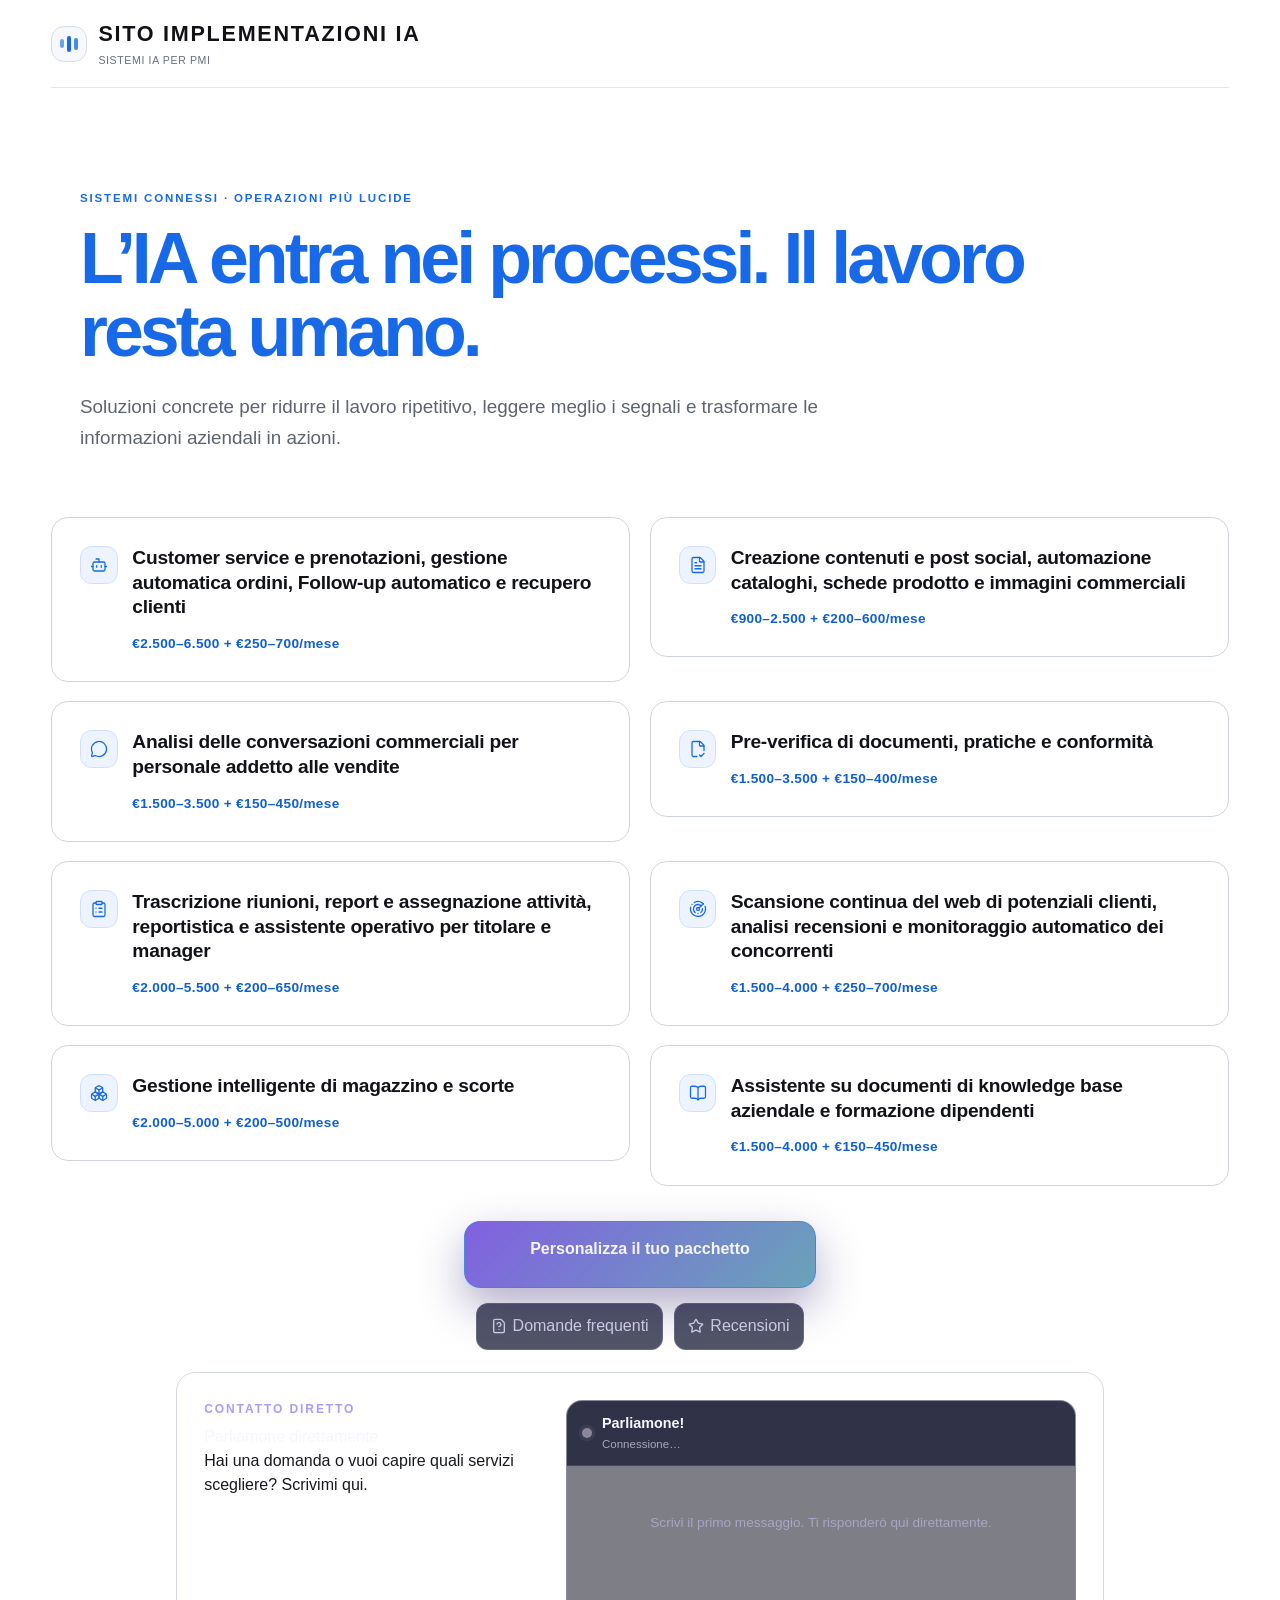
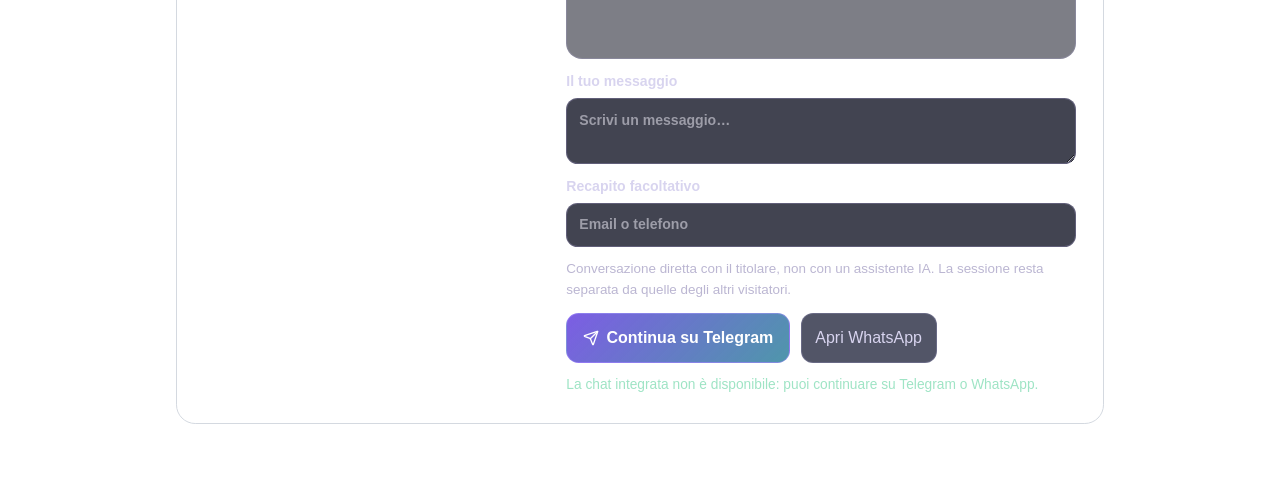
<file: index.html>
<!doctype html>
<html lang="it" data-theme="dark"><head><meta charset="UTF-8"/><meta name="viewport" content="width=device-width, initial-scale=1.0"/><title>Sito implementazioni IA</title><meta name="description" content="Sistemi di intelligenza artificiale concreti per processi, vendite e operazioni aziendali."/><link rel="canonical" href="https://sitesitissime.github.io/sito-implementazioni-ia-pages/"/><meta property="og:type" content="website"/><meta property="og:locale" content="it_IT"/><meta property="og:url" content="https://sitesitissime.github.io/sito-implementazioni-ia-pages/"/><meta property="og:title" content="Sito implementazioni IA"/><meta property="og:description" content="Sistemi di intelligenza artificiale concreti per processi, vendite e operazioni aziendali."/><link rel="icon" href="./favicon.svg"/>  <script type="module" crossorigin src="./assets/main-Cmad0yj8.js"></script>
  <link rel="stylesheet" crossorigin href="./assets/main-D5G019Qo.css">
</head><body><div id="root"></div></body></html>
</file>
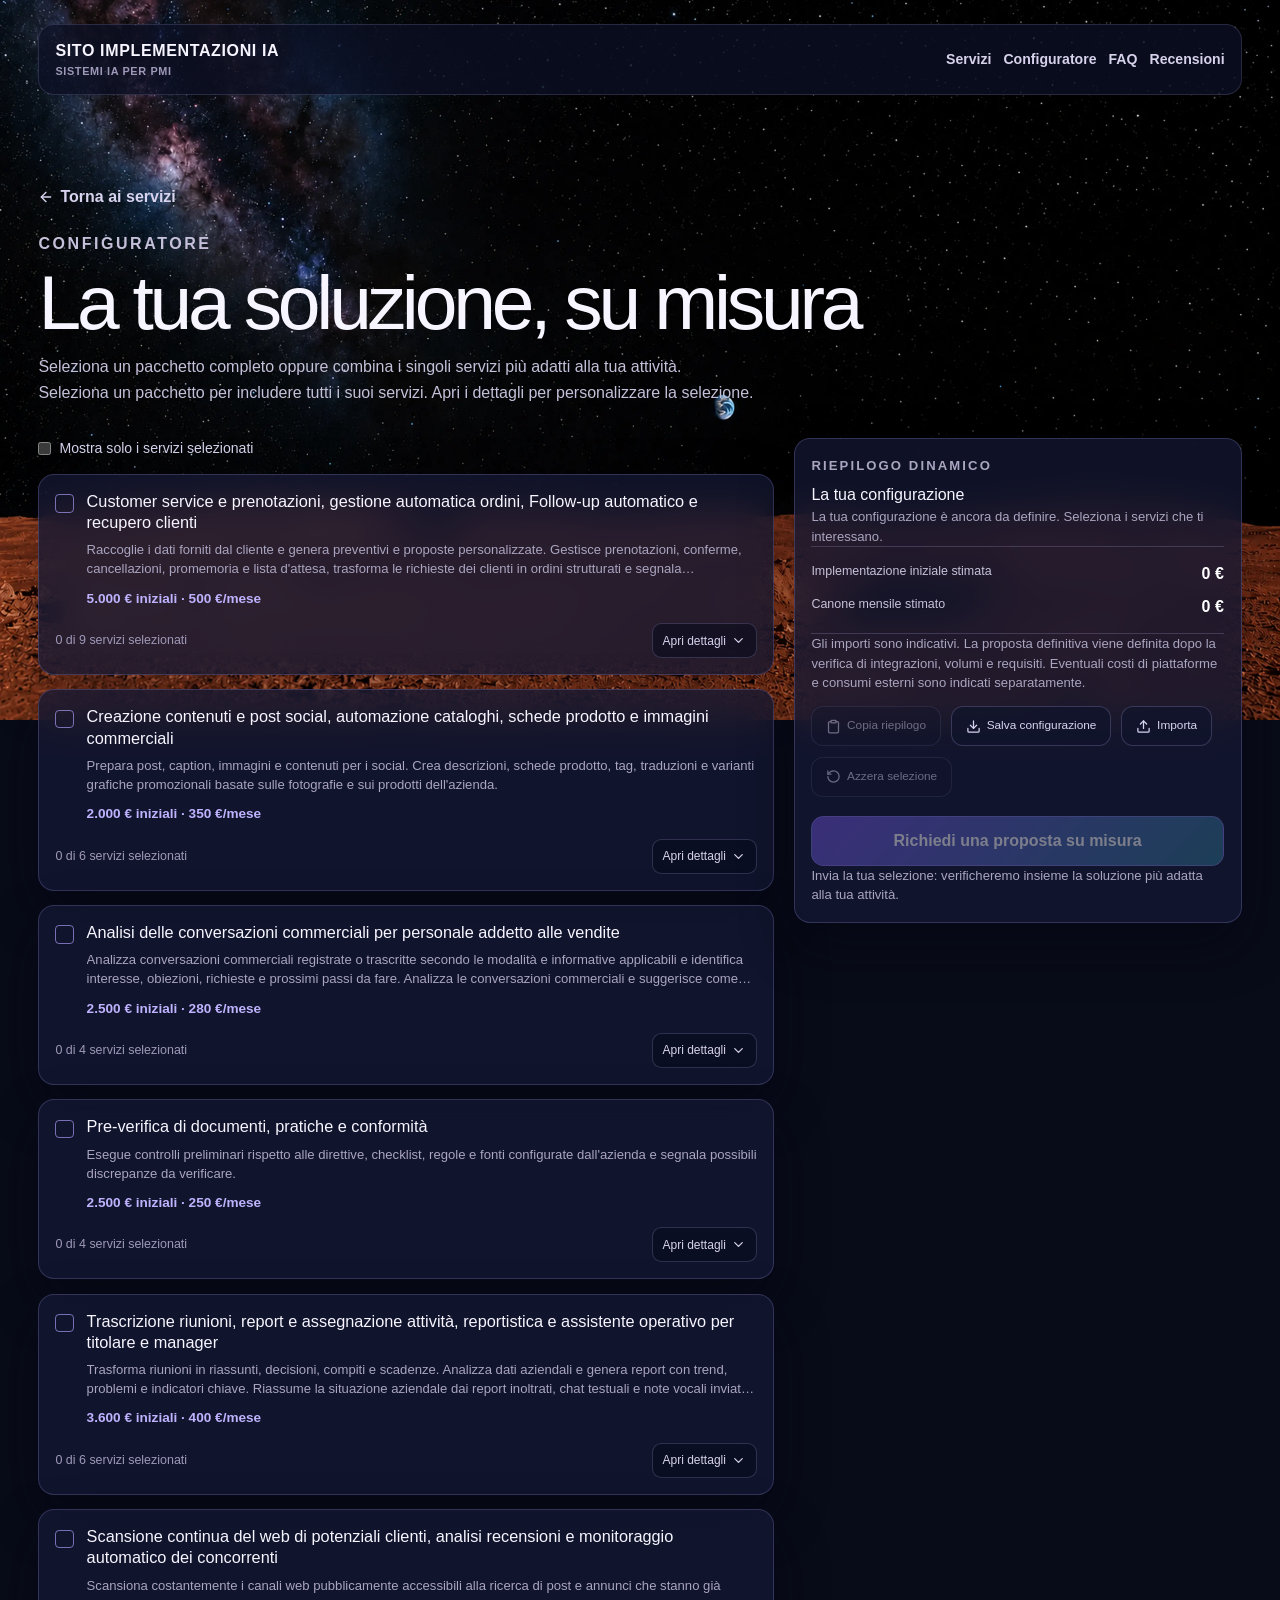
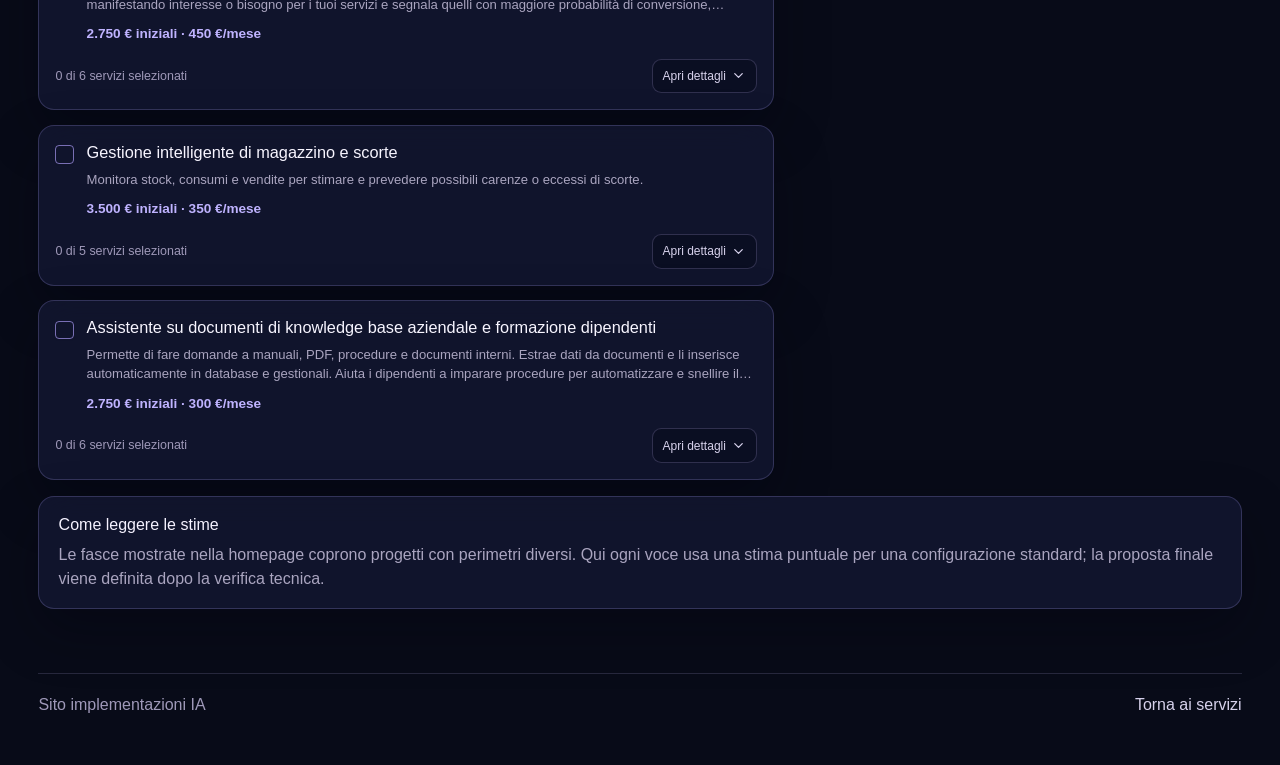
<file: configuratore.html>
<!doctype html>
<html lang="it" data-theme="dark"><head><meta charset="UTF-8"/><meta name="viewport" content="width=device-width, initial-scale=1.0"/><title>Configura la tua soluzione IA</title><meta name="description" content="Combina servizi e sottoservizi IA e richiedi una proposta su misura."/><link rel="canonical" href="https://sitesitissime.github.io/sito-implementazioni-ia-pages/configuratore.html"/><link rel="icon" href="./favicon.svg"/>  <script type="module" crossorigin src="./assets/main-Cmad0yj8.js"></script>
  <link rel="stylesheet" crossorigin href="./assets/main-D5G019Qo.css">
</head><body><div id="root"></div></body></html>
</file>
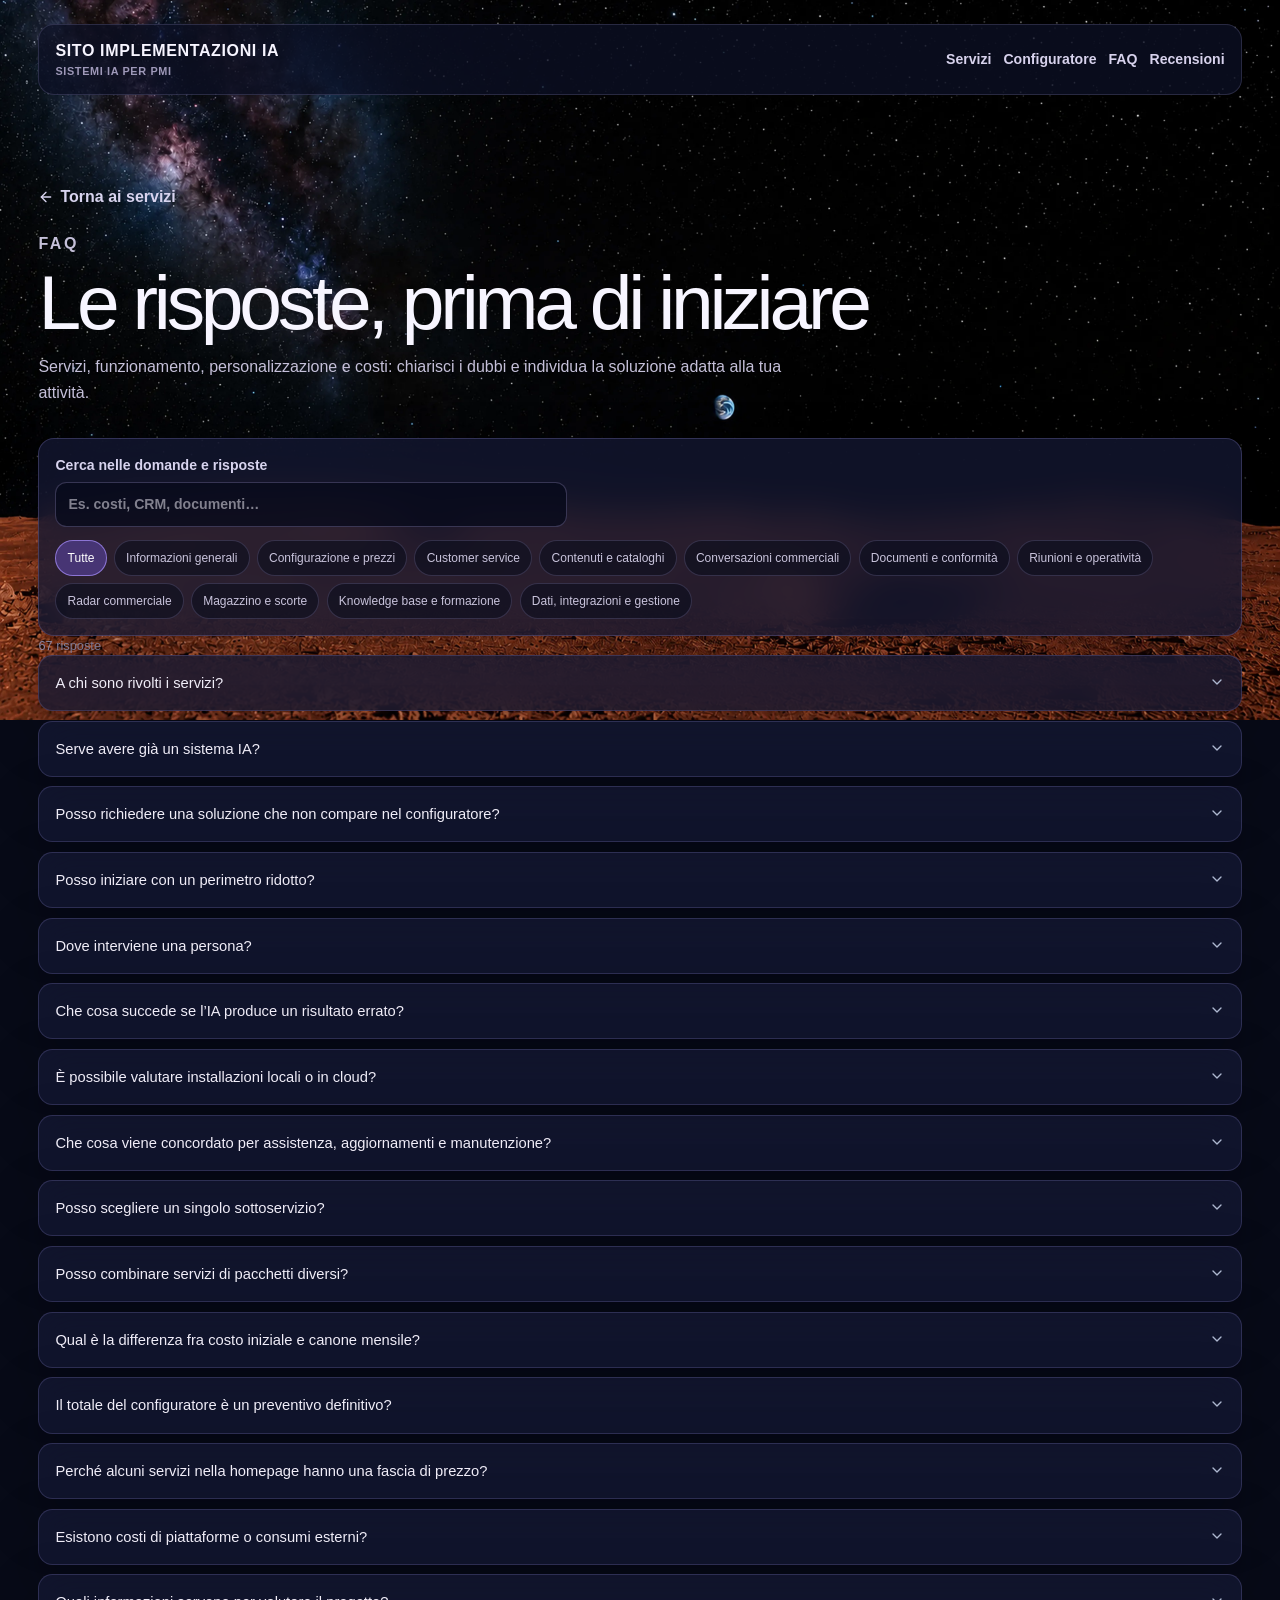
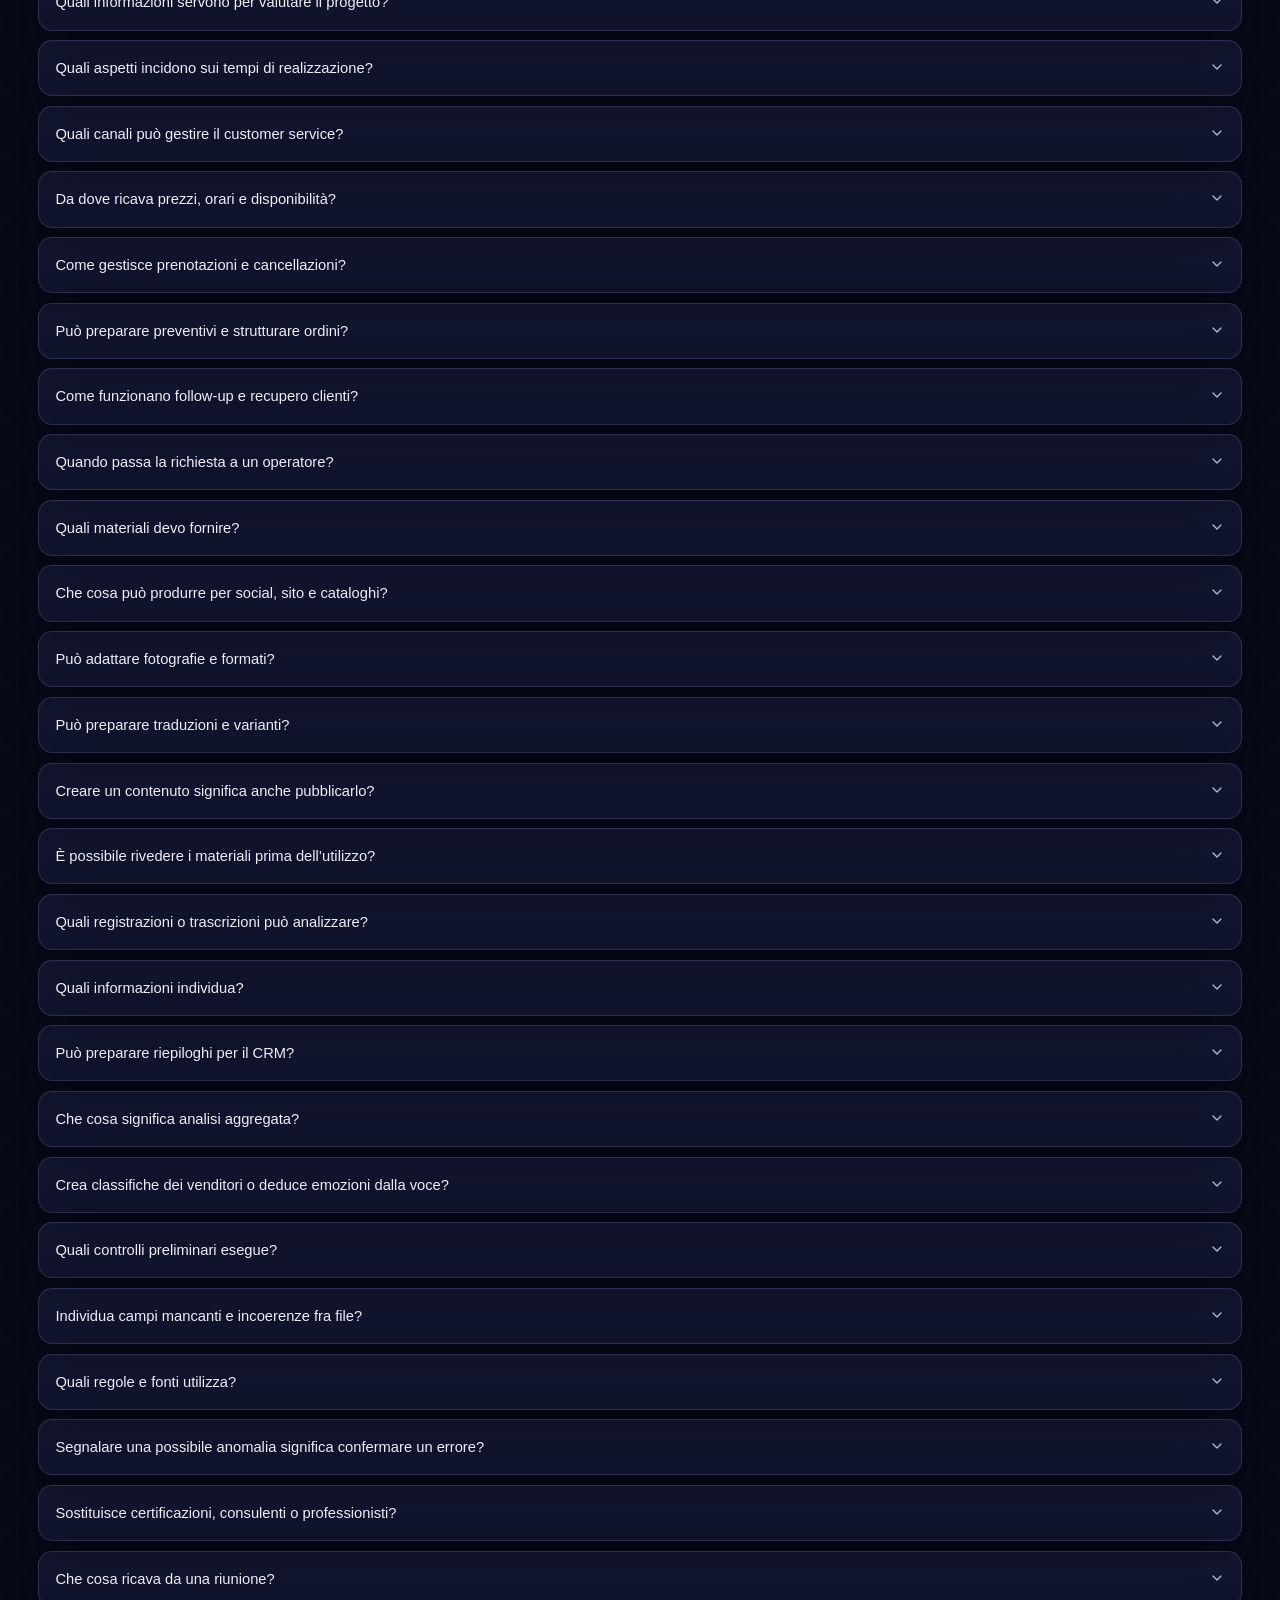
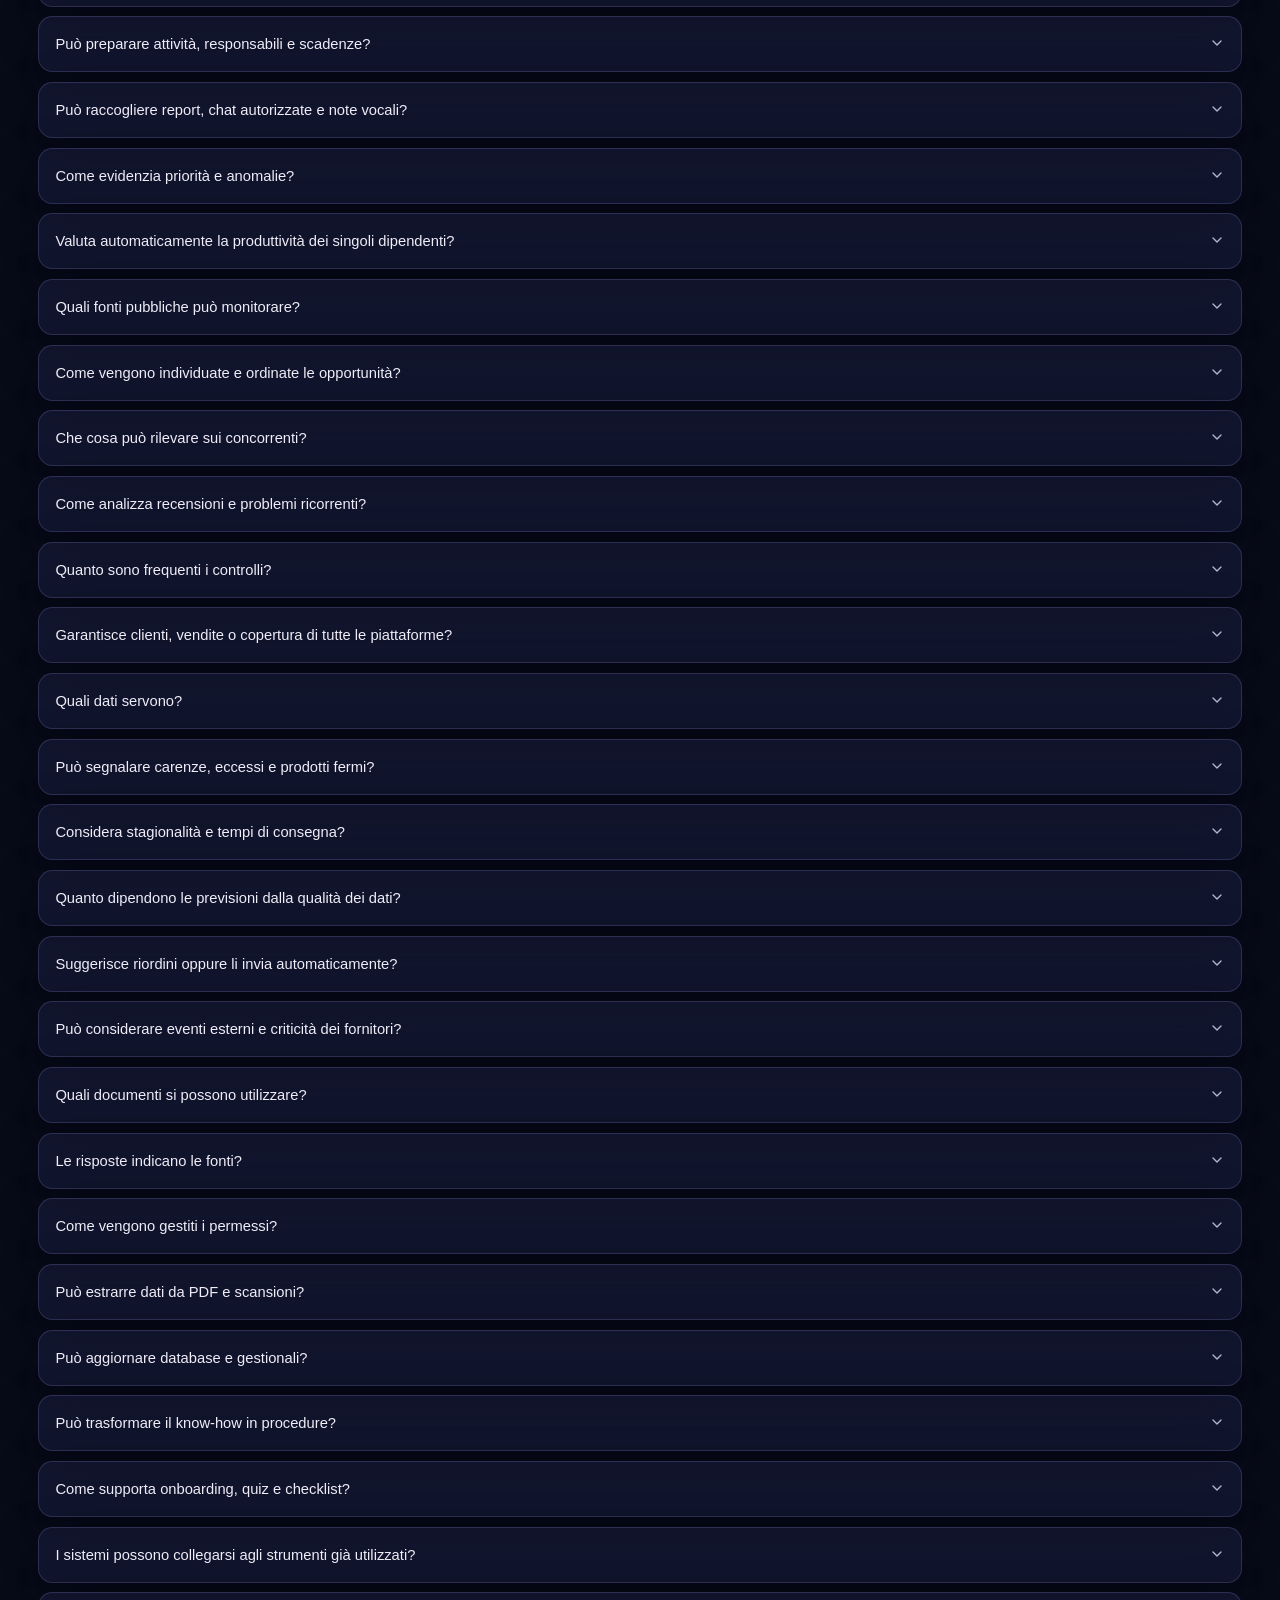
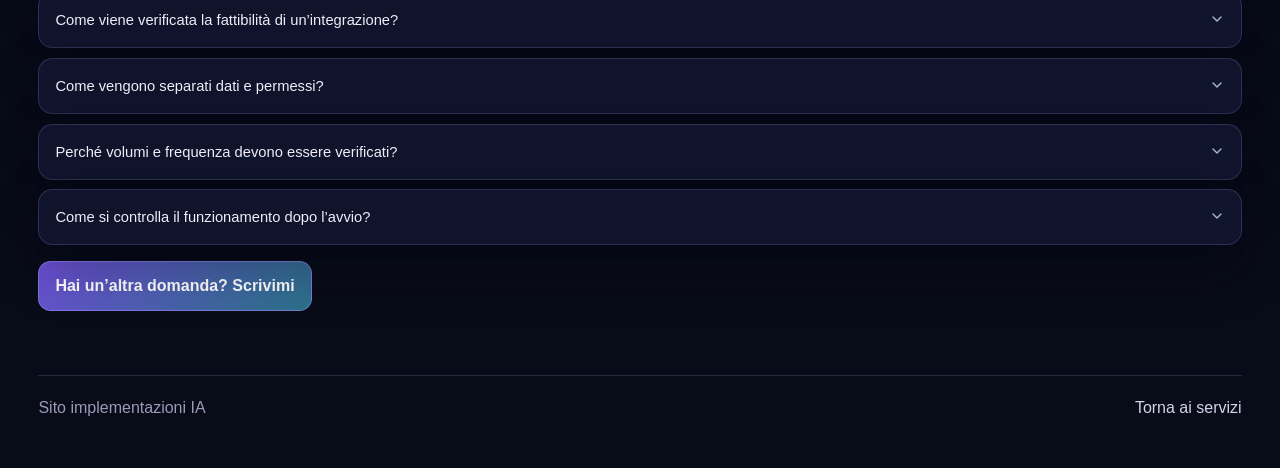
<file: faq.html>
<!doctype html>
<html lang="it" data-theme="dark"><head><meta charset="UTF-8"/><meta name="viewport" content="width=device-width, initial-scale=1.0"/><title>Domande frequenti sui servizi IA</title><meta name="description" content="Risposte su servizi, personalizzazione, prezzi, dati e integrazioni."/><link rel="canonical" href="https://sitesitissime.github.io/sito-implementazioni-ia-pages/faq.html"/><link rel="icon" href="./favicon.svg"/>  <script type="module" crossorigin src="./assets/main-Cmad0yj8.js"></script>
  <link rel="stylesheet" crossorigin href="./assets/main-D5G019Qo.css">
</head><body><div id="root"></div></body></html>
</file>
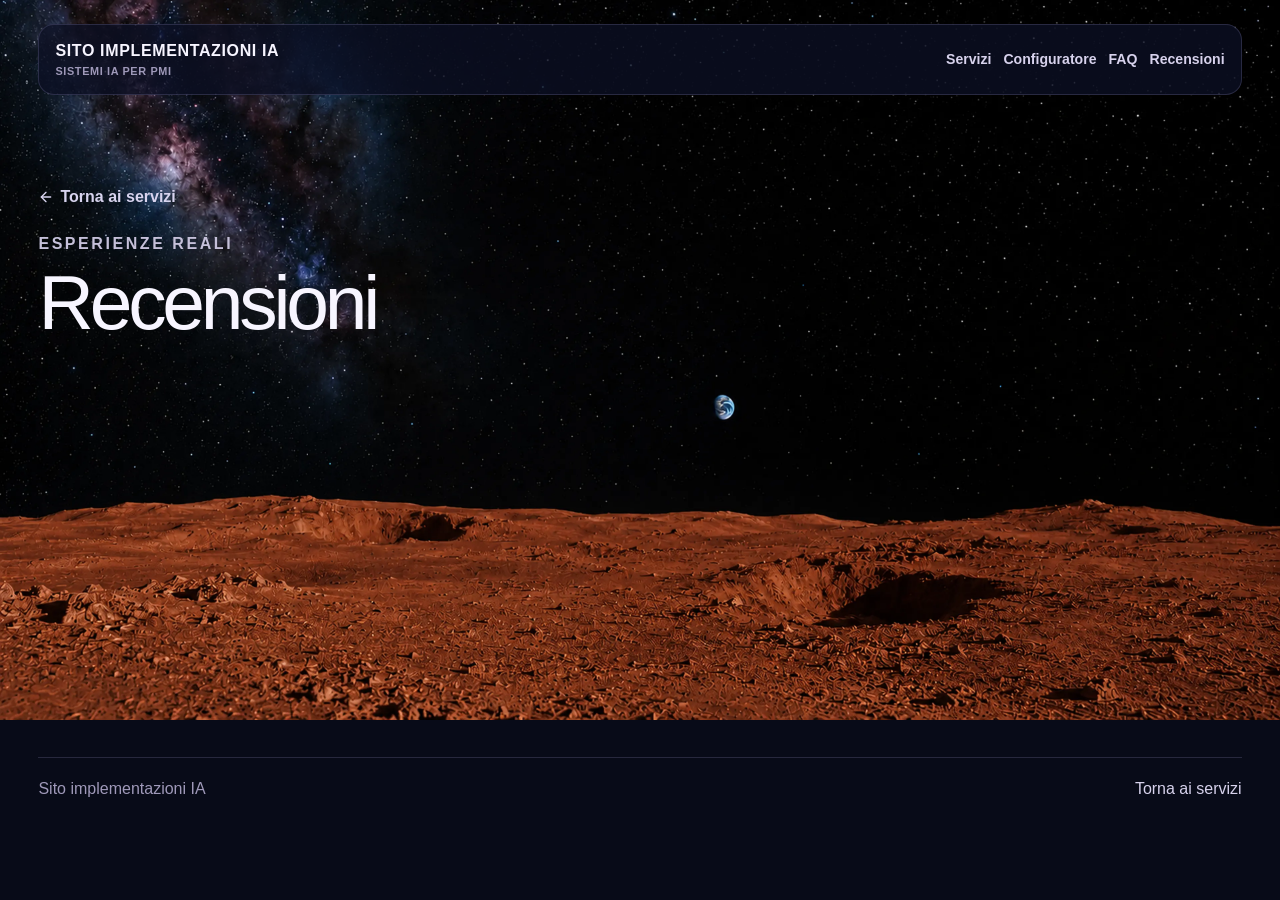
<file: recensioni.html>
<!doctype html>
<html lang="it" data-theme="dark"><head><meta charset="UTF-8"/><meta name="viewport" content="width=device-width, initial-scale=1.0"/><title>Recensioni</title><meta name="description" content="Recensioni reali sui servizi IA, quando disponibili."/><link rel="canonical" href="https://sitesitissime.github.io/sito-implementazioni-ia-pages/recensioni.html"/><link rel="icon" href="./favicon.svg"/>  <script type="module" crossorigin src="./assets/main-Cmad0yj8.js"></script>
  <link rel="stylesheet" crossorigin href="./assets/main-D5G019Qo.css">
</head><body><div id="root"></div></body></html>
</file>
